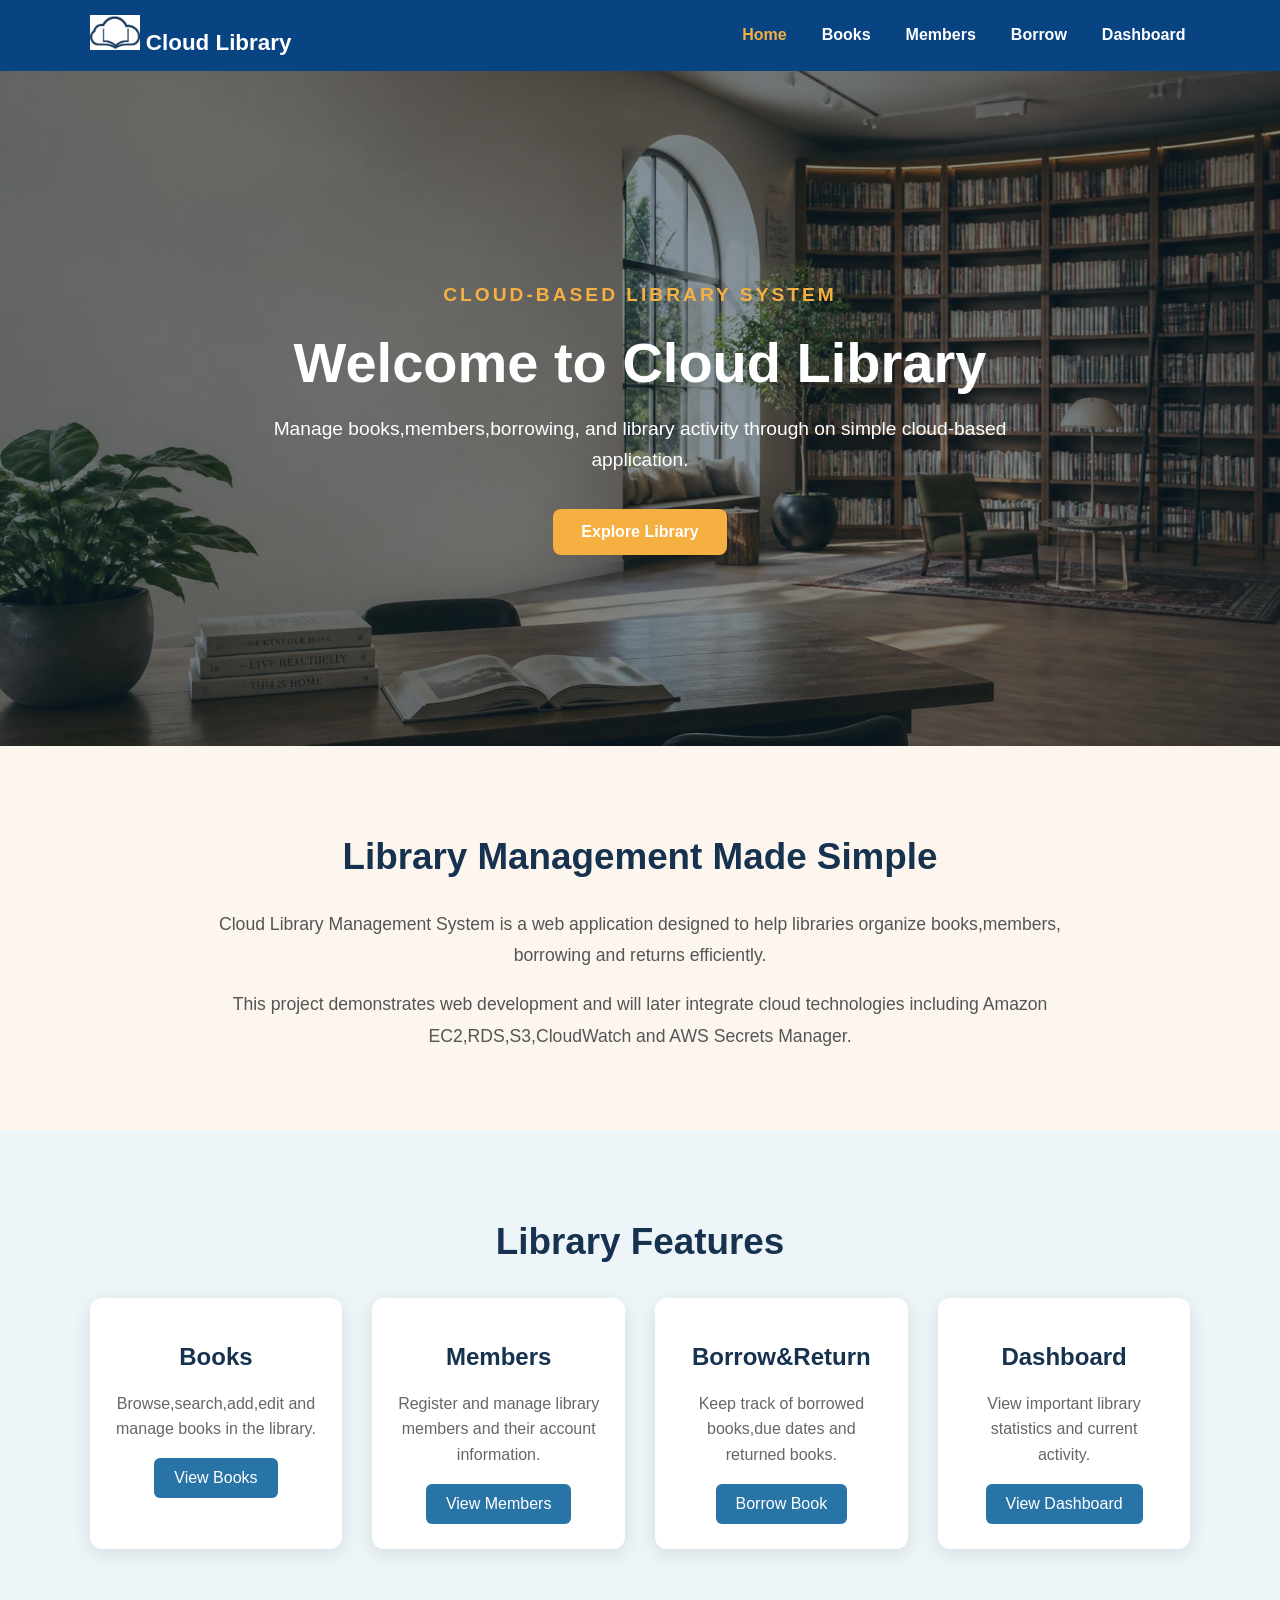
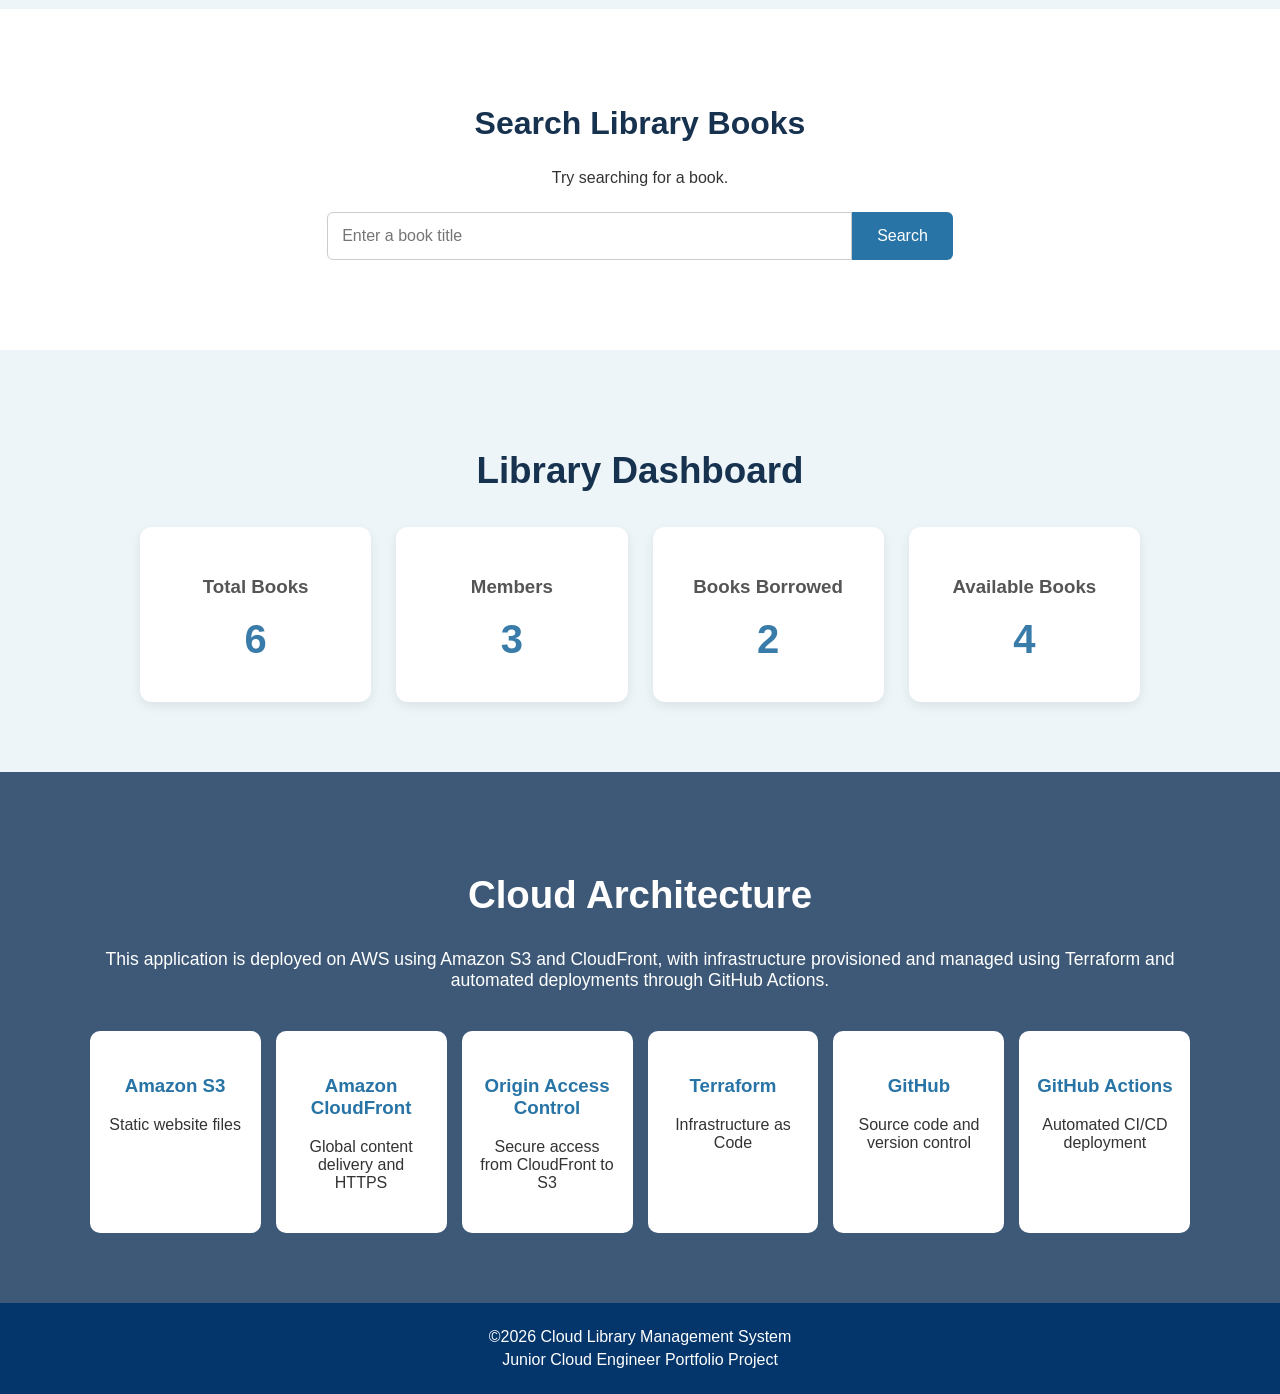
<file: index.html>
<!DOCTYPE html>
<html lang="en">
<head>
    <meta charset="UTF-8">
    <meta name="viewport" content="width=device-width, initial-scale=1.0">
    <title>Cloud Library Management System</title>
    <link rel="stylesheet" href="css/style.css">
</head>
<body>
<div class="page-wrapper">
    <header>
  <!-----Navigation----->
        <nav class="navbar" role="navigation" aria-label="Main Navigation">
          <div class="nav-brand"><img src="images/Logo with Cloud and Book.jpg" alt="Cloud image" width="50px">
            Cloud Library</div> <!--brand--> <!--put image-->

          <button class="nav-toggle" id="nav-toggle" aria-controls="nav-links" aria-expanded="false">
            ☰
          </button>
           <ul class="nav-links" id="nav-links">
              <li><a href="#home" class="active">Home</a></li>
              <li><a href="#books">Books</a></li>
              <li><a href="#members">Members</a></li>
              <li><a href="#borrow">Borrow</a></li>
              <li><a href="#dashboard">Dashboard</a></li>
           </ul>
        </nav>
    </header>
  <!-----Hero section----->
    <section class="hero" id="home">
        <image src="images/Wide hero section background image for Cloud Library .jpg" alt="Hero Background" class="hero-img"/>
        <!--hero image created using CanvaAI (Canva,2026)-->
        <div class="hero-overlay"></div>
        <div class="hero-content">
            <p class="hero-small">
                CLOUD-BASED LIBRARY SYSTEM
            </p>

            <h1>Welcome to Cloud Library</h1>
             <p>Manage books,members,borrowing, and library activity through on simple cloud-based application.</p>
             <a href="#books" class="cta">Explore Library</a>
        </div>
    </section>
  <!-----Introduction----->
    <section class="intro">
        <h2>Library Management Made Simple</h2>
        <p>Cloud Library Management System is a web application designed to help libraries organize books,members,
            borrowing and returns efficiently.</p>

         <p>This project demonstrates web development and will later integrate cloud technologies including
            Amazon EC2,RDS,S3,CloudWatch and AWS Secrets Manager.</p>   
    </section>
  <!-----Feature Cards----->
    <section class="features">
        <h2 class="section-title">Library Features</h2>

        <div class="card-container">

          <!--Book card-->
          <div class="card" id="books">
            <!--image-->

           <div class="card-content">
            <h2>Books</h2>
            <p>Browse,search,add,edit and manage books in the library.</p>
            <button class="card-button" id="bookButton">View Books</button>
           </div><!--book content close-->  
          </div><!--book card close--> 

          <!--Member Card-->
          <div class="card" id="members">
            <!--image-->

            <div class="card-content">
              <h2>Members</h2>
              <p>Register and manage library members and their account information.</p>
              <button class="card-button" id="memberButton">View Members</button>  

            </div><!--members content close-->
          </div><!--members card close-->

          <!--Borrow Card-->
          <div class="card" id="borrow">
            <!--image-->

            <div class="card-content">
              <h2>Borrow&Return</h2>
              <p>Keep track of borrowed books,due dates and returned books.</p>
              <button class="card-button" id="borrowButton">Borrow Book</button>
            </div>
          </div>

          <!--Dashboard card-->
          <div class="card" id="dashboard">
            <!--image-->
            <div class="card-content">
              <h2>Dashboard</h2>
              <p>View important library statistics and current activity.</p>
              <button class="card-button" id="dashboardButton">View Dashboard</button>
            </div>
          </div>
        </div><!--card container close-->
    </section><!--card feature section close-->

    <!-----Search Book----->
    <section class="search-section">
      <div class="search-container">
        <h2>Search Library Books</h2>
        <p>Try searching for a book.</p>
        <div class="search-box">
          <input type="text" id="bookSearch" placeholder="Enter a book title">
          <button id="searchButton">Search</button>
        </div>
        <p id="searchResult"></p>
      </div><!--container close-->
    </section>

  <!-----Dashboard Statics-->
  <section class="dashboard-section">
    <h2 class="section-title">Library Dashboard</h2>
      <div class="stats-container">
        <div class="stat-card">
          <h3>Total Books</h3>
          <p class="stat-number">6</p>
        </div>

        <div class="stat-card">
          <h3>Members</h3>
          <p class="stat-number">3</p>
        </div>

        <div class="stat-card">
          <h3>Books Borrowed</h3>
          <p class="stat-number">2</p>
        </div>

        <div class="stat-card">
          <h3>Available Books</h3>
          <p class="stat-number">4</p>
        </div>
      </div><!--container close-->
  </section><!--dashboard section close-->

  <!--Cloud Architecture-->
  <section class="cloud-section">
    <h2>Cloud Architecture</h2>
    <p>This application is deployed on AWS using Amazon S3 and CloudFront, with infrastructure provisioned and
      managed using Terraform and automated deployments through GitHub Actions.</p>

    <div class="cloud-services">
      <div class="cloud-card">
        <h3>Amazon S3</h3>
        <p>Static website files</p>
      </div>

      <div class="cloud-card">
        <h3>Amazon CloudFront</h3>
        <p>Global content delivery and HTTPS</p>
      </div>

      <div class="cloud-card">
        <h3>Origin Access Control</h3>
        <p>Secure access from CloudFront to S3</p>
      </div>

      <div class="cloud-card">
        <h3>Terraform</h3>
        <p>Infrastructure as Code</p>
      </div>

      <div class="cloud-card">
        <h3>GitHub</h3>
        <p>Source code and version control</p>
      </div>

      <div class="cloud-card">
        <h3>GitHub Actions</h3>
        <p>Automated CI/CD deployment</p>
      </div>
    </div><!--cloud services close-->
  </section><!--cloud section close-->

  <!-----Footer----->
  <footer>
    <p>&copy;2026 Cloud Library Management System</p>
    <p>Junior Cloud Engineer Portfolio Project</p>
  </footer>
</div> <!--page wrapper close-->

<script src="js/script.js"></script>
</body>
</html>
</file>
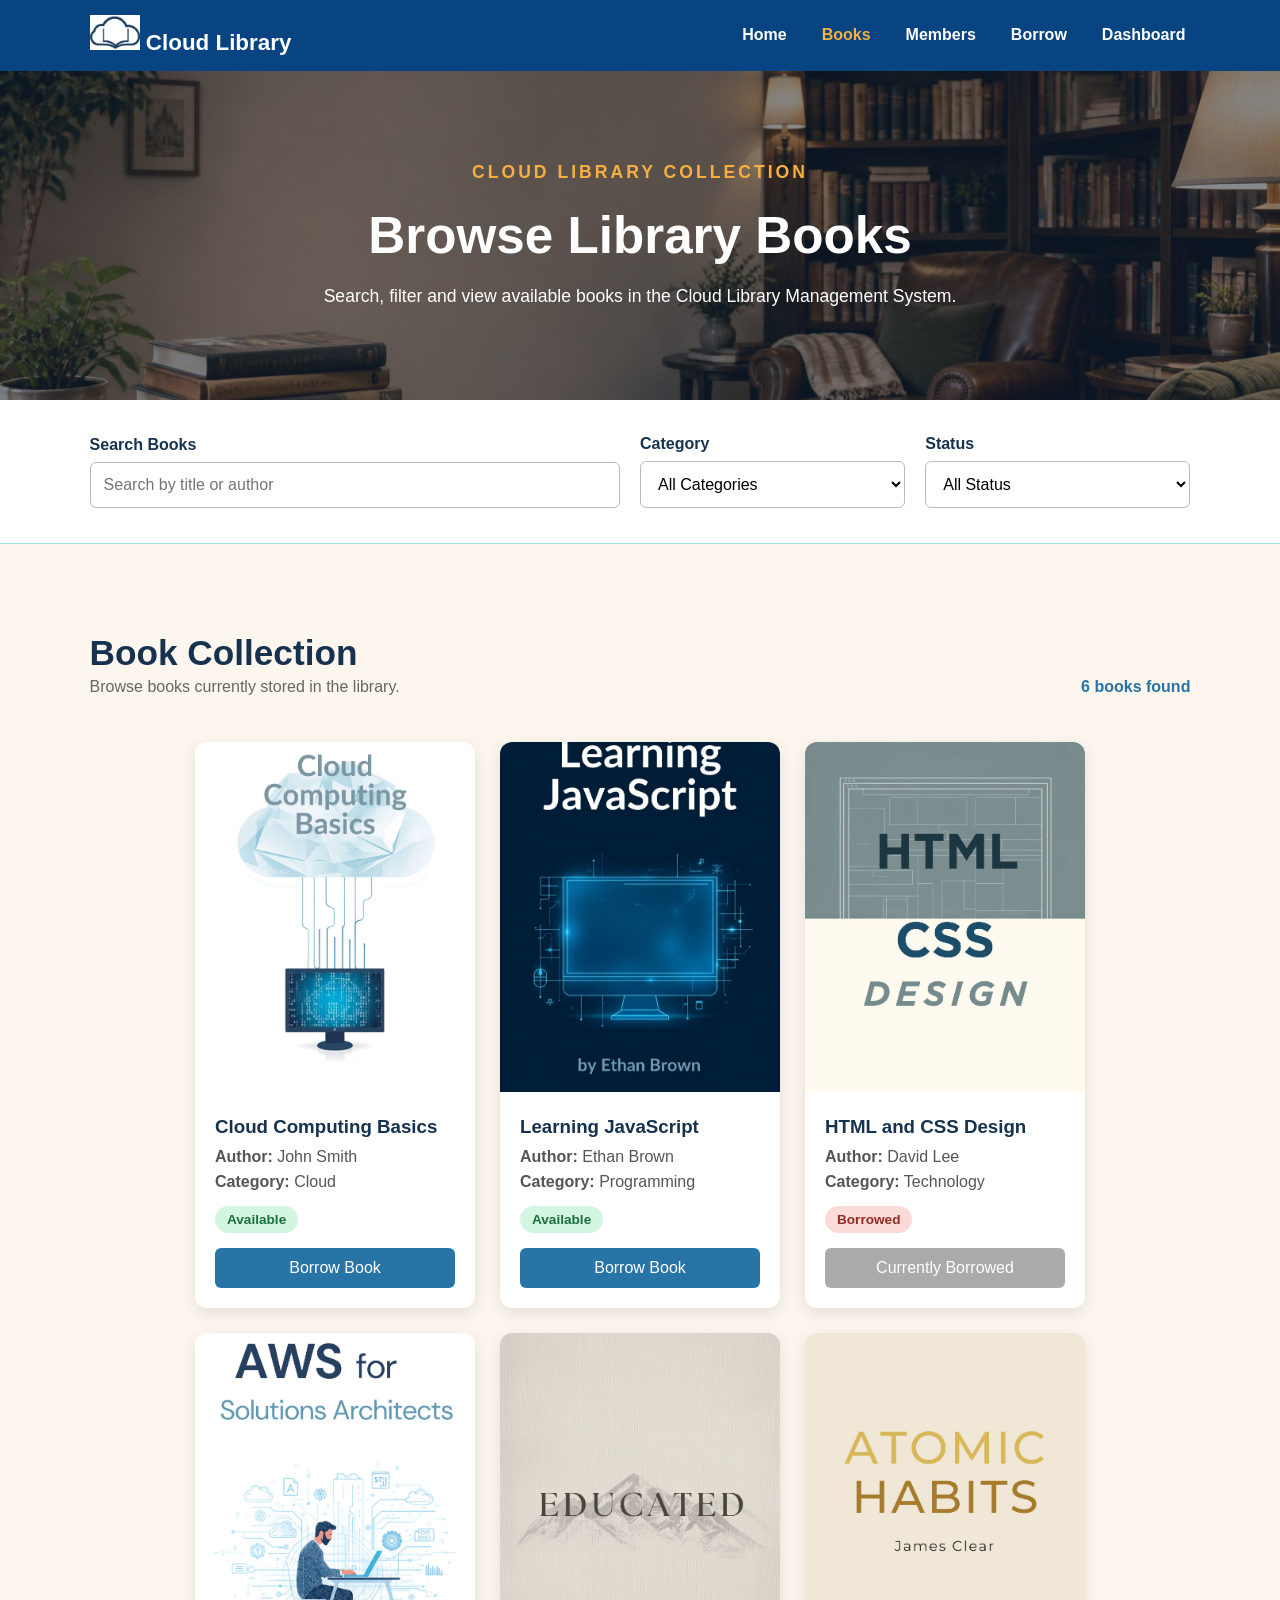
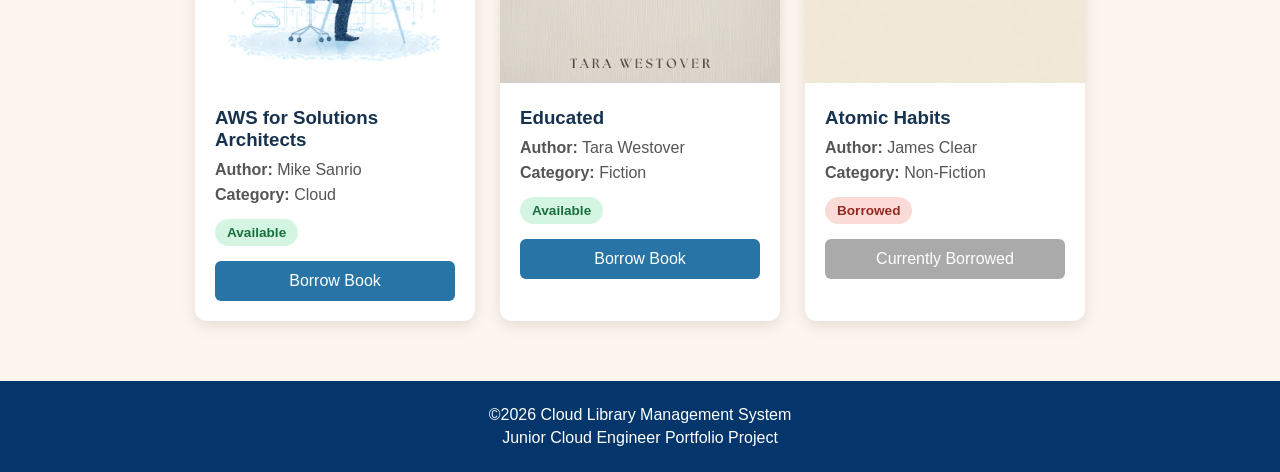
<file: books.html>
<!DOCTYPE html>
<html lang="en">
<head>
    <meta charset="UTF-8">
    <meta name="viewport" content="width=device-width, initial-scale=1.0">
    <title>Books | Cloud Library</title>
    <link rel="stylesheet" href="css/style.css">
</head>
<body>
<div class="page-wrapper">
<!-----Navigation----->
    <header>
        <nav class="navbar"
            role="navigation"
            aria-label="Main Navigation">

        <div class="nav-brand"><img src="images/Logo with Cloud and Book.jpg" alt="Cloud image" width="50px">
            Cloud Library</div>
        <button class="nav-toggle" id="nav-toggle" aria-controls="nav-links" aria-expanded="false">
            ☰
          </button>
           <ul class="nav-links" id="nav-links">
              <li><a href="index.html">Home</a></li>
              <li><a href="books.html" class="active">Books</a></li>
              <li><a href="members.html">Members</a></li>
              <li><a href="borrow.html">Borrow</a></li>
              <li><a href="dashboard.html">Dashboard</a></li>
           </ul>
        </nav>
    </header>
<!-----Books Banner----->
    <section class="books-banner">
        <img src="images/Small cozy library interior for a webpage book banner.jpg" alt="Banner Image"
        class="banner-img">
        <div class="banner-overlay"></div>
        <div class="books-banner-content">
            <p class="banner-small">CLOUD LIBRARY COLLECTION</p>
            <h1>Browse Library Books</h1>
            <p>Search, filter and view available books in the Cloud Library Management System.</p>
        </div>
    </section>
<!-----Search and Filter----->
<section class="book-tools">
    <div class="book-tools-container">
        <div class="book-search-group">
            <label for="bookPageSearch">Search Books</label>
            <input type="text" id="bookPageSearch" placeholder="Search by title or author">
        </div>
    <div class="book-filter-group">
        <label for="categoryFilter">Category</label>
        <select id="categoryFilter">
            <option value="all">All Categories</option>
            <option value="Technology">Technology</option>
            <option value="Programming">Programming</option>
            <option value="Fiction">Fiction</option>
            <option value="Non-Fiction">Non-fiction</option>
            <option value="Cloud">Cloud</option>
        </select>
    </div>
    <div class="book-filter-group">
        <label for="statusFilter">Status</label>
        <select id="statusFilter">
            <option value="all">All Status</option>
            <option value="Available">Available</option>
            <option value="Borrowed">Borrowed</option>
        </select>
    </div>   
    </div>
</section>    
<!-----Book Results----->
<main class="books-section">
    <div class="books-heading">
        <div>
        <h2>Book Collection</h2>
        <p>Browse books currently stored in the library.</p>
        </div>
    <p id="bookCount">0 books found</p>
    </div>
    <!---JavaScript will create book cards inside this-->
    <div class="books-grid" id="booksGrid"></div>
    <!--Message appears when no book matches the filters-->
    <p class="no-books-message" id="noBooksMessage">
        No books found.
    </p>
</main>
<!--===Footer===-->
<footer>
    <p>&copy;2026 Cloud Library Management System</p>
    <p>Junior Cloud Engineer Portfolio Project</p>
</footer>
</div>
<script src="js/script.js"></script>
</body>
</html>
</file>
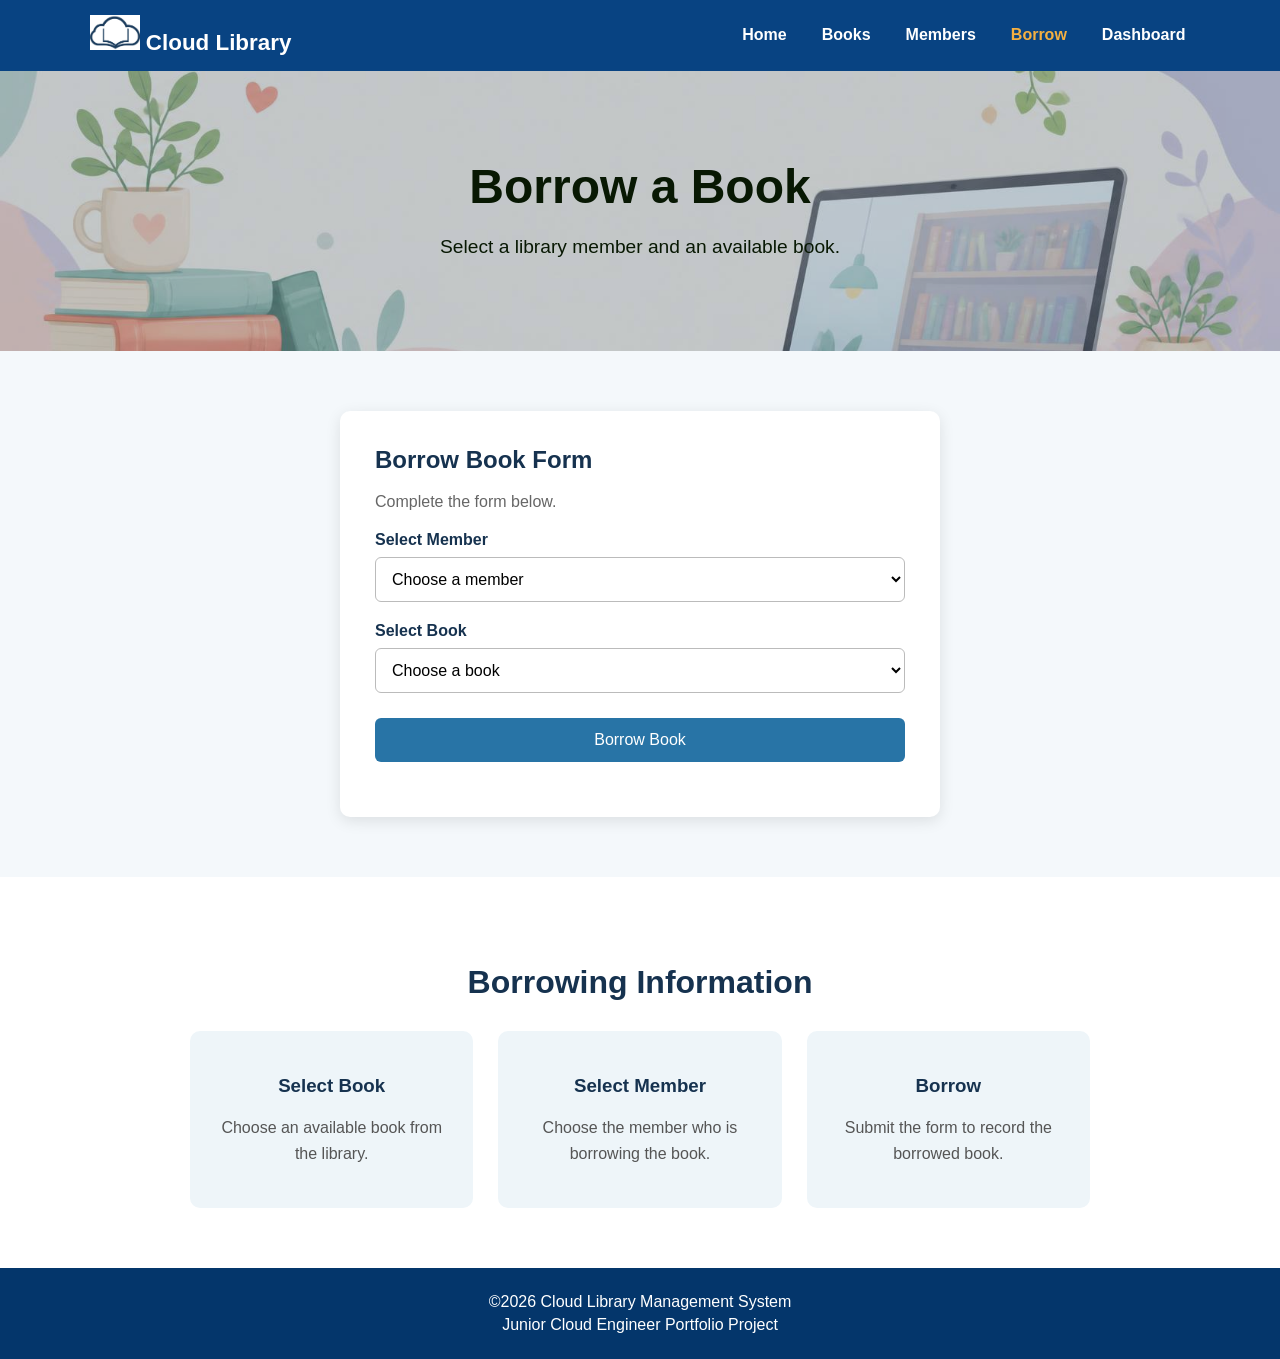
<file: borrow.html>
<!DOCTYPE html>
<html lang="en">
<head>
    <meta charset="UTF-8">
    <meta name="viewport" content="width=device-width, initial-scale=1.0">
    <title>Borrow Books | Cloud Library</title>
    <link rel="stylesheet" href="css/style.css">
</head>
<body>
<div class="page-wrapper">
<!-----Navigation----->
    <header>
        <nav class="navbar"
            role="navigation"
            aria-label="Main Navigation">

        <div class="nav-brand"><img src="images/Logo with Cloud and Book.jpg" alt="Cloud image" width="50px">
            Cloud Library</div>
        <button class="nav-toggle" id="nav-toggle" aria-controls="nav-links" aria-expanded="false">
            ☰
          </button>
           <ul class="nav-links" id="nav-links">
              <li><a href="index.html">Home</a></li>
              <li><a href="books.html">Books</a></li>
              <li><a href="members.html">Members</a></li>
              <li><a href="borrow.html" class="active">Borrow</a></li>
              <li><a href="dashboard.html">Dashboard</a></li>
           </ul>
        </nav>
    </header>

    <!--======BORROW PAGE BANNER=====-->
    <section class="borrow-banner">
        <div class="borrow-banner-overlay"></div>
        <div class="borrow-banner-content">
        <h1>Borrow a Book</h1>
        <p>Select a library member and an available book.</p>
        </div>
    </section>

    <!--===Borrow Form===-->
    <main class="borrow-section">
        <div class="borrow-container">
            <h2>Borrow Book Form</h2>

            <p>Complete the form below.</p>

            <form id="borrowForm">

                <!--Select Member-->

                <label for="borrowMember">
                    Select Member
                </label>

                <select id="borrowMember" required>
                    <option value="">Choose a member</option>
                    <option value="Emily Johnson">Emily Johnson</option>
                    <option value="Michael Smith">Michael Smith</option>
                    <option value="Sarah Brown">Sarah Brown</option>
                </select>

                <!--Select Book-->
                <label for="borrowBook">
                    Select Book
                </label>
                <select id="borrowBook" required>
                    <option value="">Choose a book</option>
                    <option value="Cloud Computing Basics">Cloud Computing Basics</option>
                    <option value="Learning JavaScript">Learning JavaScript</option>
                    <option value="HTML and CSS Design">HTML and CSS Design</option>
                    <option value="AWS for Solutions Architect">AWS for Solutions Architects</option>
                    <option value="Educated">Educated</option>
                    <option value="Atomic Habits">Atomic Habits</option>
                </select>

                <!--Borrow Button-->
                <button
                    type="submit" class="borrow-submit-button">
                    Borrow Book
                </button>
            </form>

            <!--JavaScript message appears here-->
            <p id="borrowMessage"></p>
        </div>
    </main>

    <!--Simple Borrow Information-->
    <section class="borrow-info-section">
        <h2>
            Borrowing Information
        </h2>

        <div class="borrow-info-cards">
            <div class="borrow-info-card">
                <h3>Select Book</h3>
                <p>Choose an available book from the library.</p>
            </div>

            <div class="borrow-info-card">
                <h3>Select Member</h3>
                <p>Choose the member who is borrowing the book.</p>
            </div>

            <div class="borrow-info-card">
                <h3>Borrow</h3>
                <p>Submit the form to record the borrowed book.</p>
            </div>

        </div>
    </section>

    <!--===Footer===-->
    <footer>
        <p>&copy;2026 Cloud Library Management System</p>
        <p>Junior Cloud Engineer Portfolio Project</p>
    </footer>
</div>

<script src="js/script.js"></script>
</body>
</html>
</file>
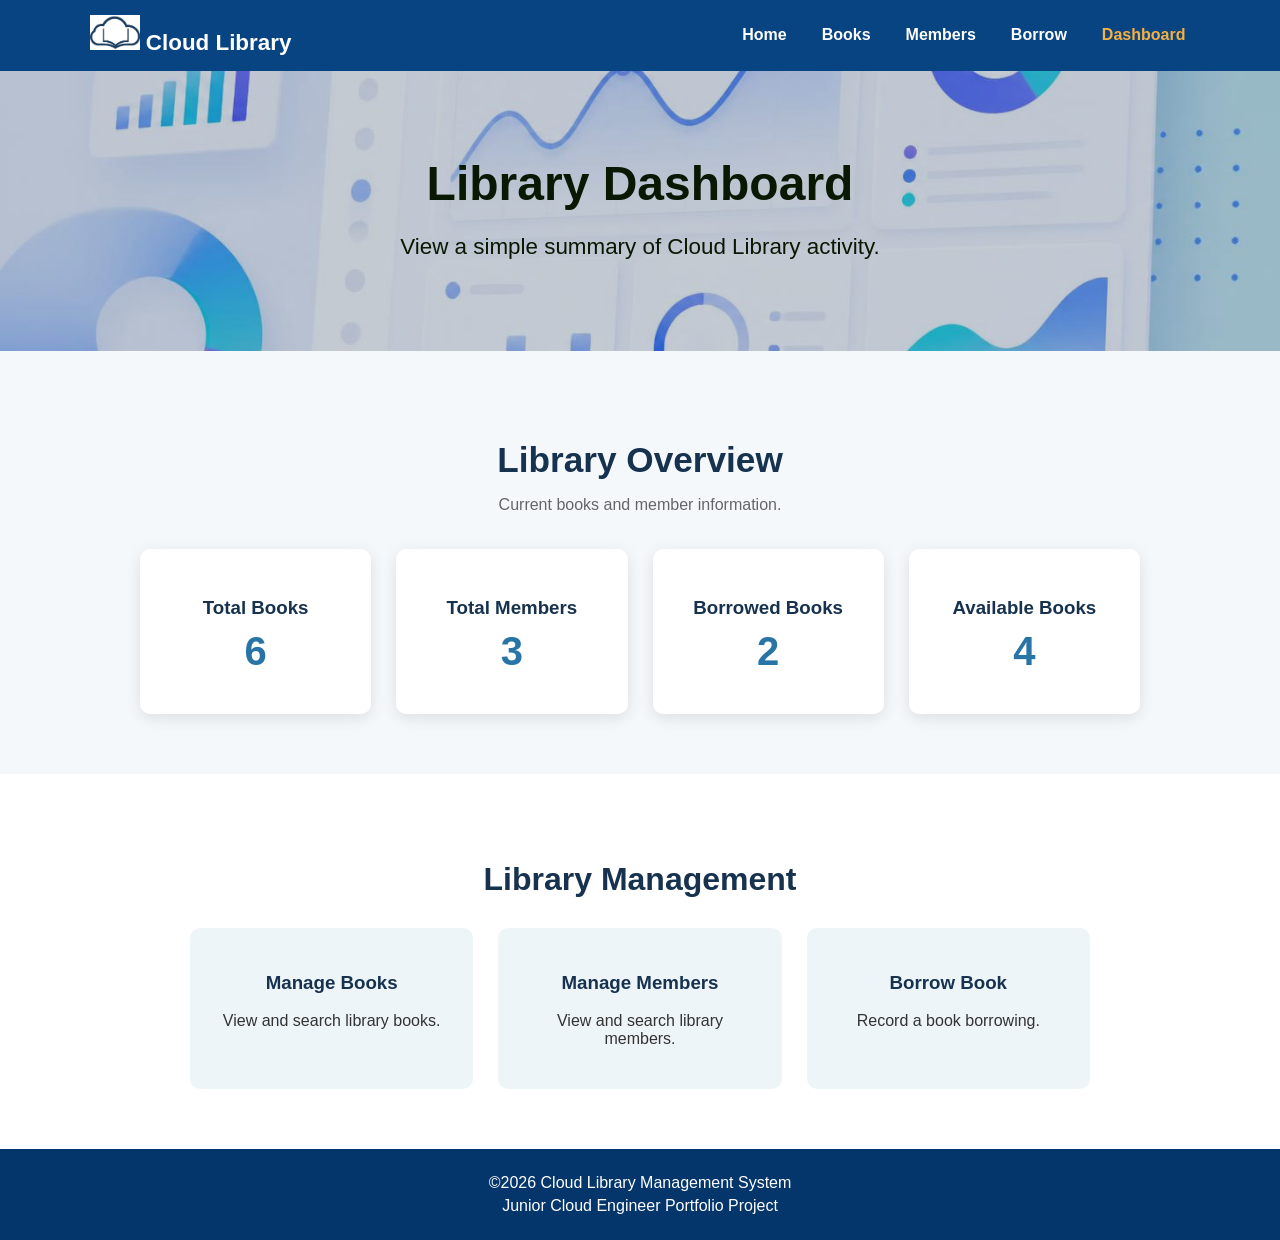
<file: dashboard.html>
<!DOCTYPE html>
<html lang="en">
<head>
    <meta charset="UTF-8">
    <meta name="viewport" content="width=device-width, initial-scale=1.0">
    <title>Dashboard | Cloud Library</title>
    <link rel="stylesheet" href="css/style.css">
</head>
<body>
<div class="page-wrapper">
<!-----Navigation----->
    <header>
        <nav class="navbar"
            role="navigation"
            aria-label="Main Navigation">

        <div class="nav-brand"><img src="images/Logo with Cloud and Book.jpg" alt="Cloud image" width="50px">
            Cloud Library</div>
        <button class="nav-toggle" id="nav-toggle" aria-controls="nav-links" aria-expanded="false">
            ☰
          </button>
           <ul class="nav-links" id="nav-links">
              <li><a href="index.html">Home</a></li>
              <li><a href="books.html">Books</a></li>
              <li><a href="members.html">Members</a></li>
              <li><a href="borrow.html">Borrow</a></li>
              <li><a href="dashboard.html" class="active">Dashboard</a></li>
           </ul>
        </nav>
    </header>

    <!--=====DASHBOARD BANNER=====-->
    <section class="dashboard-banner">
        <div class="dashboard-banner-overlay"></div>
        <div class="dashboard-banner-content">
        <h1>Library Dashboard</h1>
        <p>View a simple summary of Cloud Library activity.</p>
        </div>
    </section>

    <!--=====DASHBOARD STATISTICS=====-->
    <main class="dashboard-page">
        <h2>Library Overview</h2>

        <p class="dashboard-description">
            Current books and member information.</p>

        <div class="dashboard-grid">
            <!--Total Books-->
            <div class="dashboard-card">
                <div class="dashboard-icon"></div>
                <h3>Total Books</h3>
                <p class="dashboard-number" id="totalBooks">
                    0
                </p>
            </div>
            <!--Total Members-->
            <div class="dashboard-card">
                <div class="dashboard-icon"></div>
                <h3>Total Members</h3>
                <p class="dashboard-number" id="totalMembers">
                    0
                </p>
            </div>
            <!--Borrow Books-->
            <div class="dashboard-card">
                <div class="dashboard-icon"></div>
                <h3>Borrowed Books</h3>
                <p class="dashboard-number" id="borrowedBooks">
                    0
                </p>
            </div>
            <!--Available Books-->
            <div class="dashboard-card">
                <div class="dashboard-icon"></div>
                <h3>Available Books</h3>
                <p class="dashboard-number" id="availableBooks">
                    0
                </p>
            </div>
        </div>

    </main>
    <!--=====Simple Management Links=====-->
    <section class="dashboard-actions">
        <h2>Library Management</h2>

        <div class="dashboard-action-grid">
            <a href="books.html" class="dashboard-action-card">

                <h3>Manage Books</h3>
                <p>View and search library books.</p>
            </a>

            <a href="members.html" class="dashboard-action-card">

                <h3>Manage Members</h3>
                <p>View and search library members.</p>
            </a>

            <a href="borrow.html" class="dashboard-action-card">

                <h3>Borrow Book</h3>
                <p>Record a book borrowing.</p>
            </a>
        </div>
    </section>

    <!--===Footer===-->
<footer>
    <p>&copy;2026 Cloud Library Management System</p>
    <p>Junior Cloud Engineer Portfolio Project</p>
</footer>
</div>
<script src="js/script.js"></script>
</body>
</html>
</file>
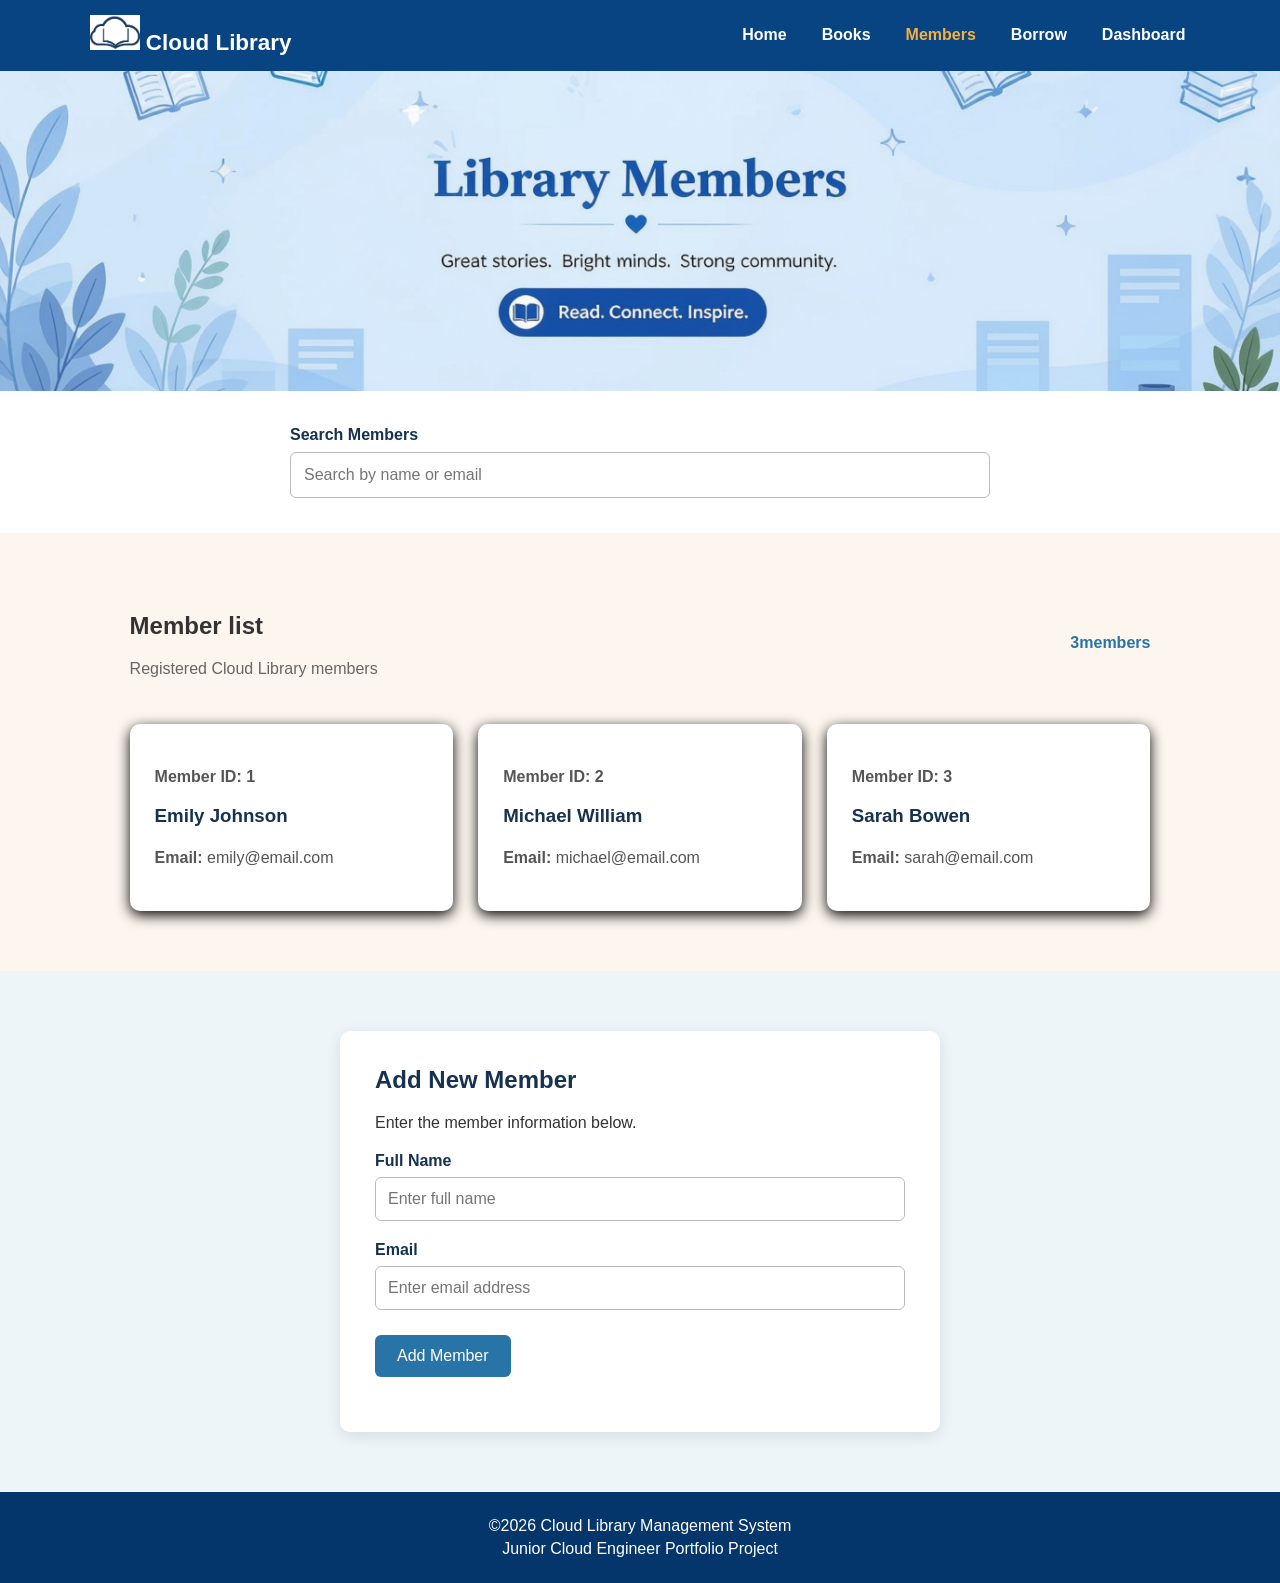
<file: members.html>
<!DOCTYPE html>
<html lang="en">
<head>
    <meta charset="UTF-8">
    <meta name="viewport" content="width=device-width, initial-scale=1.0">
    <title>Members | Cloud Library</title>
    <link rel="stylesheet" href="css/style.css">
</head>
<body>
<div class="page-wrapper">
<!-----Navigation----->
    <header>
        <nav class="navbar"
            role="navigation"
            aria-label="Main Navigation">

        <div class="nav-brand"><img src="images/Logo with Cloud and Book.jpg" alt="Cloud image" width="50px">
            Cloud Library</div>
        <button class="nav-toggle" id="nav-toggle" aria-controls="nav-links" aria-expanded="false">
            ☰
          </button>
           <ul class="nav-links" id="nav-links">
              <li><a href="index.html">Home</a></li>
              <li><a href="books.html">Books</a></li>
              <li><a href="members.html" class="active">Members</a></li>
              <li><a href="borrow.html">Borrow</a></li>
              <li><a href="dashboard.html">Dashboard</a></li>
           </ul>
        </nav>
    </header>

    <!--=====MEMBER BANNER=====-->
    <section class="members-banner">
        <img src="images/members banner.jpg" alt="Member Banner Image"
        class="members-banner-img">
    </section>

    <!--=====MEMBER SEARCH=====-->
    <section class="member-search-section">
        <div class="member-search-container">
            <label for="memberSearch">Search Members</label>

            <input type="text" id="memberSearch" placeholder="Search by name or email">
        </div>
    </section>

    <!--=====MEMBER LIST=====-->
    <main class="members-section">
        <div class="members-heading">
            <div>
                <h2>Member list</h2>
                <p>Registered Cloud Library members</p>
            </div>

            <!--JavaScript changes this number-->
            <p id="memberCount">
                0 members
            </p>
        </div>

        <!--JavaScript creates member cards here-->
        <div class="members-grid" id="membersGrid">

        </div>

        <!--Hidden until no members are found-->
        <p id="noMembersMessage" class="no-members-message">
            No members found.
        </p>

    </main>

    <!--=====Add Member Form=====-->
    
    <section class="add-member-section">
        <div class="add-member-container">
            <h2>Add New Member</h2>

            <p>Enter the member information below.</p>

            <form id="memberForm">

                <!--Member Name-->
                <label for="memberName">Full Name</label>
                <input type="text" id="memberName" placeholder = "Enter full name" required>

                <!--Member Email-->
                <label for="memberEmail">Email</label>
                <input type="email" id="memberEmail" placeholder = "Enter email address" required>

                <!--Add Member Button-->
                <button type="submit" class="add-member-button">
                    Add Member
                </button>
            </form>

            <!--JavaScript message-->
                <p id="memberMessage"></p>   
        </div>
    </section>
    <!--===Footer===-->
    <footer>
        <p>&copy;2026 Cloud Library Management System</p>
        <p>Junior Cloud Engineer Portfolio Project</p>
    </footer>
</div>

<script src="js/script.js"></script>

</body>
</html>
</file>
<file: css/style.css>
/*---------General Page Style------------*/
/*-----This section controls the basic style for the whole webpage-----*/
* {
    box-sizing: border-box;
}

/*Makes scrolling smooth when clicking navigation links*/
html {
    scroll-behavior: smooth;
}

/*Controls the whole webpage body*/
body {
    margin: 0; /*Removes default browser space around the page*/
    font-family: Arial, Helvetica, sans-serif; /*main font*/
    background-color:   #fdf6ee;
    color:#333; /*default text color*/
}

.page-wrapper {
    width: 100%;
}
/*-----Navigation Bar-----*/
.navbar {
    display: flex; /*--places nav items in one row*/
    justify-content: space-between; /*pushes logo left and links right*/
    align-items: center; /*vertically centers everything*/
    padding: 15px 7%;  /*adds space inside the nav bar*/
    background-color:  #084382;
    color: white;
    position: sticky; /*keeps nav visible when scrolling*/
    top: 0; /*navbar top of browser*/
    z-index: 1000; /*keeps navbar above other page elements*/
}
.nav-brand {
    font-size: 1.4rem; /*makes brand text larger*/
    font-weight: bold; /*makes text bold*/
}
/*-----Nav link container-----*/
.nav-links {
    display: flex; /*nav links horizontally*/
    list-style: none; /*removes bullet points*/
    margin: 0;
    padding: 0;
    gap: 25px; /*adds space between nav links*/
}
/*-----Navigation links-----*/
.nav-links a {
    text-decoration:none; /*removes underline*/
    color: white;
    font-weight: bold;
    padding: 8px 5px;
    transition: 0.3s; /*makes hover effect smoother*/
}
/*changes navigation color when mouse is over link*/
.nav-links a:hover,
.nav-links a.active {
    color: #f5b041;
}
/*Hamburger button for mobile screens*/
.nav-toggle {
    display:none; /*Hidden on desktop*/
    font-size: 1.8rem;
    background:none;
    color:white;
    cursor:pointer; /*changes mouse pointer to hand*/
}
/*-----Hero Section-----*/
.hero {
    position: relative; /*allows child elements to be positioned inside the here section*/
    height: 75vh; /*hero section height*/
    display: flex;
    align-items: center;  /*centers content vertically*/
    justify-content: center; /*centers content horizontally*/
    text-align: center;
    overflow: hidden; /*hides anything outside the hero area*/
    padding:20px;
}
/*Hero background image*/
.hero-img {
    position: absolute; /*places image behind hero text*/
    top:0;
    left:0;
    width: 100%;
    height: 100%;
    object-fit: cover; /*makes image fill the area without distortion*/
    z-index:0;
}
/*Dark transparent layer over image*/
.hero-overlay {
    position: absolute;
    top: 0;
    left:0;
    width:100%;
    height:100%;
    background-color: rgba(15, 38, 55, 0.50);/*rgba allows transparency. 0.50=50%capacity*/
    z-index: 1;
}
/*Hero text content*/
.hero-content {
    position:relative;
    color:white;
    max-width:800px;
    padding:30px;
    z-index:2; /*places text above image and overlay*/
}
/*small text above main hero heading*/
.hero-small {
    letter-spacing: 3px; /*Adds space between letters*/
    font-size: 0.9rem;
    font-weight:bold;
    color: #f5b041;
}
/*Main hero heading*/
.hero h1 {
    font-size: 3.5rem;
    margin: 15px 0;
}
/*Hero paragraph*/
.hero p {
    font-size:1.2rem;
    line-height:1.6; /*adds vertical space between text lines*/
}
/*-----CTA button=Call To Action-----*/
.cta {
    background-color: #f5b041; /*button background color*/
    color:white;
    padding:14px 28px; /*top/bottom & left/right*/
    margin-top: 15px; /*space above button*/
    text-decoration: none; /*remove underline/cta <a>link*/
    border-radius: 8px; /*button corners rounded*/
    font-weight: bold;
    display: inline-block; /*allows link to behave more like a button/padding & margin work properly*/
    transition: 0.3s; /*hover effects smooth & change takes 0.3s*/
}
/*CTA button hover*/
.cta:hover {
    background-color: #e89c2f; /*change a little darker orange*/
    transform: translateY(-3px); /*button upward by 3 pixels & creates small floating effect*/
    cursor:pointer; /*mouse arrow into a hand pointer*/
}
/*-----Introduction-----*/
.intro {
    max-width:900px;
    margin:auto;
    text-align:center;
    padding:60px 25px;
}
.intro h2 {
    font-size:2.3rem;
    color:#16324f;
}
.intro p {
    font-size:1.1rem;
    line-height:1.8;
    color:#555;
}
/*-----Section Title-----*/
.section-title {
    text-align:center;
    font-size:2.3rem;
    color:#16324f;
    margin-bottom:35px;
}
/*-----Feature Cards-----*/
.features {
    padding:60px 7%;
    background-color: #eef5f9;
}
.card-container {
    display: grid; /*Uses CSS Grid layout*/
    grid-template-columns: repeat(auto-fit, minmax(240px, 1fr));
    /*Automatically creates as many columns as can fit on the screen.
    Each card must be at least 240px wide.
    1fr = each card shares available space equally.*/
    gap: 30px; /*space btw cards*/
    max-width: 1200px;
    margin:auto;  /*centers the card container*/
}
/*individual card*/
.card {
    background-color: white;
    border-radius: 12px;  /*rounded corners*/
    overflow: hidden;  /*image inside rounded corners*/
    box-shadow: 0 5px 20px rgba(0, 0, 0, 0.1); /*shadow around card*/
    transition: 0.3s;
}
/*card hover animation*/
.card:hover {
    transform:translateY(-8px);
    box-shadow: 0 10px 25px rgba(0, 0, 0, 0.15);
}
/*Image inside card*/
.card-img {
    width:100%;
    height:190px;
    object-fit:cover;
}
/*text section inside card*/
.card-content {
    padding: 25px;
    text-align:center;
}
.card-content h2 {
    color:#16324f;
}
.card-content p {
    color:#666;
    line-height:1.6;
}
/*Card Button*/
.card-button {
    background-color: #2874a6;
    color:white;
    padding:11px 20px;
    border:none;
    border-radius:6px;
    cursor:pointer;
    font-size:1rem;
    transition:0.3s;
}
.card-button:hover {
    background-color: #1b4f72;
}
/*-----Search Section-----*/
.search-section {
    padding:70px 20px;
    background-color:white;
}
.search-container {
    max-width: 750px;
    margin:auto;
    text-align:center;
}
.search-container h2 {
    color:#16324f;
    font-size:2rem;
}
.search-box {
    display:flex;
    justify-content:center; /*centers input & button*/
    margin-top:25px;
}
.search-box input {
    width:70%;
    padding:14px;
    border:1px solid #ccc;
    border-radius:6px 0 0 6px;
    font-size:1rem;
}
.search-box button {
    padding:14px 25px;
    border:none; /*removes browser's default button border*/
    background-color: #2874a6; 
    color:white;
    font-size:1rem;
    border-radius:0 6px 6px 0;
    cursor:pointer;
}
/*button hover*/
.search-box button:hover {
    background-color: #1b4f72;
}
/*Search Result will display message such as:"book available" or "book not found"*/
#searchResult {
    margin-top:20px; /*space above result message*/
    font-size:1.1rem;
    font-weight:bold;
    color:#2874a6;
}
/*-----Dashboard-----*/
.dashboard-section {
    padding:70px 7%;
    background-color: #eef5f9;
}
.stats-container {
    display:grid;
    grid-template-columns: repeat(auto-fit,minmax(200px, 1fr));
    gap:25px;
    max-width:1000px;
    margin:auto;
}
.stat-card {
    background-color:white;
    padding:30px;
    text-align:center;
    border-radius:12px;
    box-shadow: 0 4px 12px rgba(0, 0, 0, 0.08);
}
.stat-card h3 {
    color: #555;
}
.stat-number {
    font-size:2.5rem;
    font-weight: bold;
    color:#397ca9;
    margin:10px;
}
/*-----Cloud Section-----*/
.cloud-section {
    padding:70px 7%;
    text-align:center;
    background-color: #3d5977 ;
    color:white;
}
.cloud-section h2 {
    font-size:2.4rem;
}
/*Cloud section paragraph direct paragraph inside .cloud-section*/
.cloud-section >p {
    font-size: 1.1rem;
    margin-bottom:40px;
}
.cloud-services {
    display:grid;
    grid-template-columns: repeat(6, 1fr);
    gap:15px;
    max-width:1300px;
    margin:auto;
}
.cloud-card {
    background-color: white;
    color:#333;
    padding:25px 15px;
    border-radius:10px;
}
.cloud-card h3 {
    color:#2874a6;
}
/*-----Footer-----*/
footer {
    text-align:center;
    padding:20px;
    background-color: #04366b;
    color:white;
}
footer p {
    margin:5px;
}
/*-----Responsive Mobile-----*/
/*This below only runs when the screen width is 768px or smaller.*/
@media screen and (max-width:768px) {
/*Mobile Menu Button*/   
    .nav-toggle {
        display:block;    /*show hamburger button small screens,display:block can visible*/
    }
    .nav-links {
        display:none;  /*hide nav links by default on mobile*/
        position:absolute;  /*mobile menu to be positioned separately from normal page layout*/
        top:65px;
        left:0; /*start menu from left edge of screen*/
        width:100%;
        flex-direction:column; /*changes nav links vertically*/
        text-align:center;
        background-color: #16324f;
        padding:20px;
        gap:15px;
    }
    /*open mobile menu*/
    .nav-links.open {
        display: flex; /*nav menu when JS adds the "open"class*/
    }
    .hero {
        height:450px;
    }
    .hero h1 {
        font-size:2.4rem;
    }
    .hero p {
        font-size:1rem;
    }
    .search-box {
        flex-direction:column;
    }
    .search-box input {
        width:100%;
        border-radius:6px;
        margin-bottom:10px;
    }
    .search-box button {
        border-radius:6px;
    }
    .cloud-services {
        grid-template-columns: repeat (2, 1fr);
    }
}
@media screen and (max-width:480px) {
    .cloud-services {
        grid-template-columns: 1fr;
    }
}

/*=======================BOOK PAGE BANNER===================*/
.books-banner {
    position: relative;   /*Allows image, overlay and text to be layered inside the banner*/                            
    min-height: 320px;
    display: flex;
    align-items: center;
    justify-content: center;
    text-align:center;
    overflow:hidden;
    padding: 50px 20px;                      
}
/*Background image*/
.banner-img {
    position:absolute;
    top:0;
    left:0;
    width:100%;
    height:100%;
    object-fit:cover;
    z-index:0;
}
/*Dark transparent layer*/
.banner-overlay {
    position:absolute;
    top:0;
    left:0;
    width:100%;
    height:100%;
    background-color: rgba(20, 42, 67, 0.50);
    z-index:1;
}
/*Text above image*/
.books-banner-content {
    position:relative;
    z-index:2;
    max-width:800px;
    color:white;
    padding:20px;
}
/*Small text above heading*/
.banner-small {
    color:#f5b041;
    font-size:1rem;
    font-weight:bold;
    letter-spacing: 3px;
}
/*Main banner heading*/
.books-banner h1 {
    font-size:3.2rem;
    margin: 15px 0;
}
/*Banner paragraph*/
.books-banner-content p {
    font-size:1.1rem;
    line-height:1.7;
}

/*=======Search and Filter Area==========*/
.book-tools {
    background-color: white;
    padding: 35px 7%;
    border-bottom: 1px solid #add;
}
/*Holds search and filters*/
.book-tools-container {
    max-width: 1200px;
    margin: auto;
    display: grid;
    grid-template-columns: 2fr 1fr 1fr;

/*Search box gets more width*/
    gap: 20px;
   align-items: end;
}
/*Search and filter labels*/
.book-tools label {
    display:block;
    margin-bottom: 8px;
    font-weight: bold;
    color: #16324f;
}
/*Search input*/
.book-search-group input {
    width: 100%;
    padding: 13px;
    border: 1px solid #bbb;
    border-radius: 6px;
    font-size: 1rem;
}
/*Category and status dropdowns*/
.book-filter-group select {
    width: 100%;
    padding: 13px;
    border: 1px solid #bbb;
    border-radius: 6px;
    background-color: white;
    font-size: 1rem;
}
/*=====Book Collection Section=====*/
.books-section {
    padding: 60px 7%;
    max-width: 1300px;
    margin: auto;
}
/*Heading area*/
.books-heading {
    display:flex;
    justify-content:space-between;
    align-items:end;
    gap:20px;
    margin-bottom:30px;
}
.books-heading h2 {
    color:#16324f;
    font-size:2.2rem;
    margin-bottom:5px;
}
.books-heading p{
    color:#666;
    margin-top:5px;
}
/*Number of books found*/
#bookCount {
    font-weight: bold;
    color: #2874a6;
}
/*=====Book Grid=====*/
.books-grid {
    display:grid;
    grid-template-columns:repeat(auto-fit, minmax(220px, 280px));
    gap:25px;
    margin-top:30px;
    justify-content: center;
}
/*Individual book card*/
.book-card {
    width:100%;
    max-width:280px;
    background-color:white;
    border-radius: 12px;
    overflow:hidden;
    box-shadow:0 5px 16px rgba(0, 0, 0, 0.1);
    transition: 0.3s;
}
/*Moves card slightly upward on hover*/
.book-card:hover {
    transform: translateY(-6px);
    box-shadow: 0 10px 22px rgba(0, 0, 0, 0.14);
}
/*Book image*/
.book-card img {
    width: 100%;
    height: 350px;
    object-fit: cover;
    background-color:#f7f7f7;
}
/*Text area inside book card*/
.book-card-content {
    padding:20px;
}
.book-card-content h3{
    color:#16324f;
    margin-top:0;
    margin-bottom:10px;
}
.book-card-content p {
    margin:7px 0;
    color: #555;
}
/*Status Badge*/
.book-status {
    display:inline-block;
    padding:6px 12px;
    border-radius:20px;
    font-size:0.85rem;
    font-weight:bold;
    margin-top:8px;
}
/*Available book*/
.status-available {
    background-color: #d5f5e3;
    color:#196f3d;
}
/*Borrowed book*/
.status-borrowed {
    background-color: #fadbd8;
    color: #922b21;
}
/*Borrow Button*/
.borrow-button {
    width: 100%;
    padding: 11px;
    margin-top:15px;
    border:none;
    border-radius:6px;
    background-color: #2874a6;
    color:white;
    font-size:1rem;
    cursor:pointer;
    transition:0.3s;
}
.borrow-button:hover {
    background-color: #1b4f72;;
}
/*Disabled button for borrowed books*/
.borrow-button:disabled {
    background-color: #aaa;
    cursor:not-allowed;
}
/*====No Book Message=====*/
.no-books-message {
    display:none;
    text-align:center;
    padding:40px;
    font-size:1.2rem;
    color:#777;
}
/*=====Responsive Books Page=====*/
@media screen and (max-width: 768px) {
    .books-banner h1 {
        font-size:2.2rem;
    }
    .book-tools-container {
        grid-template-columns: 1fr; 
    }
    .books-heading {
        flex-direction:column;
        align-items:flex-start;
    }
    .books-grid {
        grid-template-columns: 1fr;
    }
}

/*=====MEMBER PAGE=====*/
/*-----Member Page Banner-----*/
.members-banner {
    width:100%;  /*Makes image fill the full width*/
    overflow: hidden;
    background-color: #eaf3fb;
}
.members-banner-img {
    width:100%;
    height:320px;   /*controls banner height*/
    object-fit:cover; /*fills the banner without stretching*/
    object-position:center; /*keeps the important part centered*/
    display:block; /*removes small space under image*/
}

/*-----Member Search Section-----*/
.member-search-section {
    background-color: white;
    padding:35px 7%;
}
.member-search-container {
    max-width:700px;
    margin:auto;  /*centers the search area*/
}
.member-search-container label {
    display:block;  /*Places label above input*/
    margin-bottom:8px;
    font-weight:bold;
    color:#16324f;
}
.member-search-container input {
    width:100%;
    padding:13px;
    border:1px solid #bbb;
    border-radius:6px;
    font-size:1rem;
}

/*-----Member Section-----*/
.members-section {
    max-width:1200px;
    margin:auto;
    padding:60px 7%;
}

/*Heading and member count*/
.members-heading {
    display:flex;
    justify-content: space-between;
    align-items:center;
    margin-bottom:30px;
}
.members-heading p {
    color:#666;
}
#memberCount {
    color:#2874a6;
    font-weight:bold;
}

/*-----Member Cards-----*/
.members-grid {
    display:grid;
    grid-template-columns: repeat(auto-fit,minmax(230px, 1fr));
    /*Creates responsive columns.Cards automatically move to the next row when needed*/
    gap:25px;
}
/*Individual member card*/
.member-card {
    background-color: white;
    padding:25px;
    border-radius:10px;
    box-shadow: 0 4px 14px rgba(0, 0, 0.1);
}
.member-card h3 {
    color:#16324f;
    margin-top:0;
}
.member-card p {
    color:#555;
    line-height:1.5;
}
/*Small member ID*/
.member-id {
    color:#2874a6;
    font-weight: bold;
}
/*-----No Member Message-----*/
.no-members-message {
    display:none;  /*Hidden by default*/
    text-align:center;
    padding:30px;
    color:#777;
    font-size:1.1rem;
}
/*----Add Member Section-----*/
.add-member-section {
    background-color: #eef5f9;
    padding:60px 20px;
}
.add-member-container {
    max-width:600px;
    margin:auto;
    background-color: white;
    padding:35px;
    border-radius:10px;
    box-shadow: 0 4px 15px rgba(0, 0, 0, 0.1);
}
.add-member-container h2 {
    color:#16324f;
    margin-top:0;
}
/*--Form labels--*/
.add-member-container label {
    display:block;
    margin-top:20px;
    margin-bottom:7px;
    font-weight:bold;
    color:#16324f;
}
/*Form input fields*/
.add-member-container input {
    width:100%;
    padding:12px;
    border:1px solid #bbb;
    border-radius:6px;
    font-size:1rem;
}
/*--Add Member Button--*/
.add-member-button {
    margin-top:25px;
    padding:12px 22px;
    background-color:#2874a6;
    color:white;
    border:none;
    border-radius:6px;
    font-size:1rem;
    cursor:pointer;
}
.add-member-button:hover {
    background-color:#1b4f72;
}
/*--Message after adding number--*/
#memberMessage {
    margin-top:20px;
    color:#196f3d;
    font-weight:bold;
}
/*=====RESPONSIVE MEMBERS PAGE=====*/
@media screen and (max-width: 768px) {
    .members-banner .members-banner-img {
        width:100%;
        height:220px;
        object-fit:cover;
        object-position:center top;
        display:block;
    }
    .members-heading {
        flex-direction:column;
        align-items:flex-start;
    }
    .members-grid {
        grid-template-columns:1fr;
    }
}

/*=====BORROW PAGE BANNER=====*/
.borrow-banner {
    position: relative;   /*Allows the text and overlay to sit on top of the background image*/
    min-height:280px;
    background-image:
        url("../images/borrows\ banner.jpg");  /*image created using CanvaAI (Canva,2026)*/
    background-size:cover;
    background-position:center;
    background-repeat:no-repeat;
    display:flex;
    align-items:center;    /*centers text vertically*/
    justify-content:center; /*centers text horizontally*/
    text-align:center;
    overflow:hidden;
}

/*Dark/light overlay over image*/
.borrow-banner-overlay {
    position:absolute;
    top:0;
    left:0;
    width:100%;
    height:100%;
    background-color: rgba(22, 50, 79, 0.25);
    z-index:1;
}
/*Banner text*/
.borrow-banner-content {
    position:relative;
    z-index:2;
    flex-direction: column;  /*places heading and paragraph vertically*/
    align-items:center;
    justify-content:center;
    max-width:700px;
    padding:20px;
    color: rgb(8, 24, 3);
}
.borrow-banner h1 {
    font-size: 3.0rem;
    margin: 0 0 18px;
    font-weight:700;
}

.borrow-banner p {
    font-size: 1.2rem;
    line-height:1.6;
    margin:0;
}

/*=====Borrow Form Section=====*/
.borrow-section {
    background-color:#f4f8fb;
    padding:60px 20px;
}

/*White box around form*/
.borrow-container {
    max-width:600px;
    margin: auto;  /*Centers the form*/
    background-color:white;
    padding:35px;
    border-radius:10px;
    box-shadow: 0 4px 15px rgba(0, 0, 0, 0.1);
}

.borrow-container h2 {
    color:#16324f;
    margin-top: 0;
}

.borrow-container p {
    color:#666;
}

/*===Form Labels===*/
.borrow-container label {
    display:block; /*Places label above dropdown*/
    margin-top: 20px;
    margin-bottom: 8px;
    font-weight:bold;
    color:#16324f;
}

/*===Select Dropdown===*/
.borrow-container select {
    width:100%;
    padding:12px;
    border:1px solid #bbb;
    border-radius:6px;
    background-color:white;
    font-size:1rem;
}

/*===Borrow Button===*/
.borrow-submit-button {
    width:100%;
    margin-top:25px;
    padding:13px;
    background-color:#2874a6;
    color:white;
    border:none;
    border-radius:6px;
    font-size:1rem;
    cursor:pointer;
}
/*Changes button color when mouse moves over it*/
.borrow-submit-button:hover {
    background-color:#1b4f72;
}

/*==Borrow Message==*/
#borrowMessage {
    margin-top:20px;
    font-weight:bold;
    color:#196f3d;
}

/*==Borrow Information Section==*/
.borrow-info-section {
    padding:60px 7%;
    background-color:white;
    text-align:center;
}

.borrow-info-section h2 {
    color:#16324f;
    font-size:2rem;
    margin-bottom:30px;
}

/*Holds information cards*/
.borrow-info-cards {
    display:grid;
    grid-template-columns: repeat(auto-fit,minmax(220px, 1fr));
    gap:25px;
    max-width:900px;
    margin:auto;
}

/*Individual information card*/
.borrow-info-card {
    background-color:#eef5f9;
    padding:25px;
    border-radius:10px;
}

.borrow-info-card h3 {
    color:#16324f;
}

.borrow-info-card p {
    color:#555;
    line-height:1.6;
}

/*Responsive Borrow Page*/
@media screen and (max-width: 768px) {

    .borrow-banner {
        min-height: 280px;
        background-position:center;
    }
    .borrow-banner p {
        font-size:1rem;
    }
    .borrow-banner h1 {
        font-size:2.2rem;
    }
    .borrow-container {
        padding:25px;
    }
    .borrow-info-cards {
        grid-template-columns:1fr;
    }
}

/*=====Dashboard Page Banner=====*/

.dashboard-banner {
    position: relative;   /*Allows the text and overlay to sit on top of the background image*/
    min-height:280px;
    background-image:
        url("../images/dashboard\ banner.jpg");  /*image created using CanvaAI (Canva,2026)*/
    background-size:cover;
    background-position:center;
    background-repeat:no-repeat;
    display:flex;
    align-items:center;    /*centers text vertically*/
    justify-content:center; /*centers text horizontally*/
    text-align:center;
    overflow:hidden;
}

/*Dark/light overlay over image*/
.dashboard-banner-overlay {
    position:absolute;
    top:0;
    left:0;
    width:100%;
    height:100%;
    background-color: rgba(22, 50, 79, 0.25);
    z-index:1;
}
/*Banner text*/
.dashboard-banner-content {
    position:relative;
    z-index:2;
    flex-direction: column;  /*places heading and paragraph vertically*/
    align-items:center;
    justify-content:center;
    max-width:700px;
    padding:20px;
    color: rgb(8, 24, 3);
}
.dashboard-banner h1 {
    font-size: 3.0rem;
    margin: 0 0 18px;
    font-weight:700;
}

.dashboard-banner p {
    font-size: 1.4rem;
    line-height:1.6;
    margin:0;
}

/*=====Dashboard Main Section=====*/
.dashboard-page {
    padding:60px 7%;
    background-color:#f4f8fb;
    text-align:center;
}

.dashboard-page h2 {
    color:#16324f;
    font-size:2.2rem;
    margin-bottom:10px;
}

.dashboard-description {
    color:#666;
    margin-bottom:35px;
}

/*Dashboard Grid*/
.dashboard-grid {
    display:grid;
    grid-template-columns:
        repeat(auto-fit, minmax(200px, 1fr));
    /*Automatically creates responsive dashboard column.*/
    gap:25px;
    max-width:1000px;
    margin:auto;
}
/*=====Dashboard Card=====*/
.dashboard-card {
    background-color:white;
    padding:30px 20px;
    border-radius:10px;
    box-shadow:
        0 4px 15px rgba(0 ,0, 0, 0.1);
}

.dashboard-icon {
    font-size:2.5rem;
}

.dashboard-card h3 {
    color:#16324f;
    margin-bottom:10px;
}
/*Large number inside card*/
.dashboard-number {
    font-size:2.5rem;
    font-weight:bold;
    color:#2874a6;
    margin:10px 0;
}

/*=====Dashboard Action Section=====*/
.dashboard-actions {
    padding:60px 7%;
    text-align:center;
    background-color:white;
}
.dashboard-actions h2 {
    color:#16324f;
    font-size:2rem;
    margin-bottom:30px;
}
/*Holds management links*/
.dashboard-action-grid {
    display:grid;
    grid-template-columns: 
        repeat(auto-fit, minmax(220px, 1fr));
    gap:25px;
    max-width:900px;
    margin:auto;
}
/*Management card*/
.dashboard-action-card {
    background-color:#eef5f9;
    padding:25px;
    border-radius:10px;
    text-decoration:none;
    color:#333;
    transition:0.3s;
}
.dashboard-action-card:hover {
    transform:translateY(-5px);
    background-color:#dcecf5;
}
.dashboard-action-card h3 {
    color:#16324f;
}

/*=====Responsive Dashboard=====*/
@media screen and (max-width: 768px)  {
    .dashboard-banner h1 {
        font-size: 2.2rem;
    }
    .dashboard-grid {
        grid-template-columns: 1fr;
    }
    .dashboard-action-grid {
        grid-template-columns: 1fr;
    }
}
</file>
